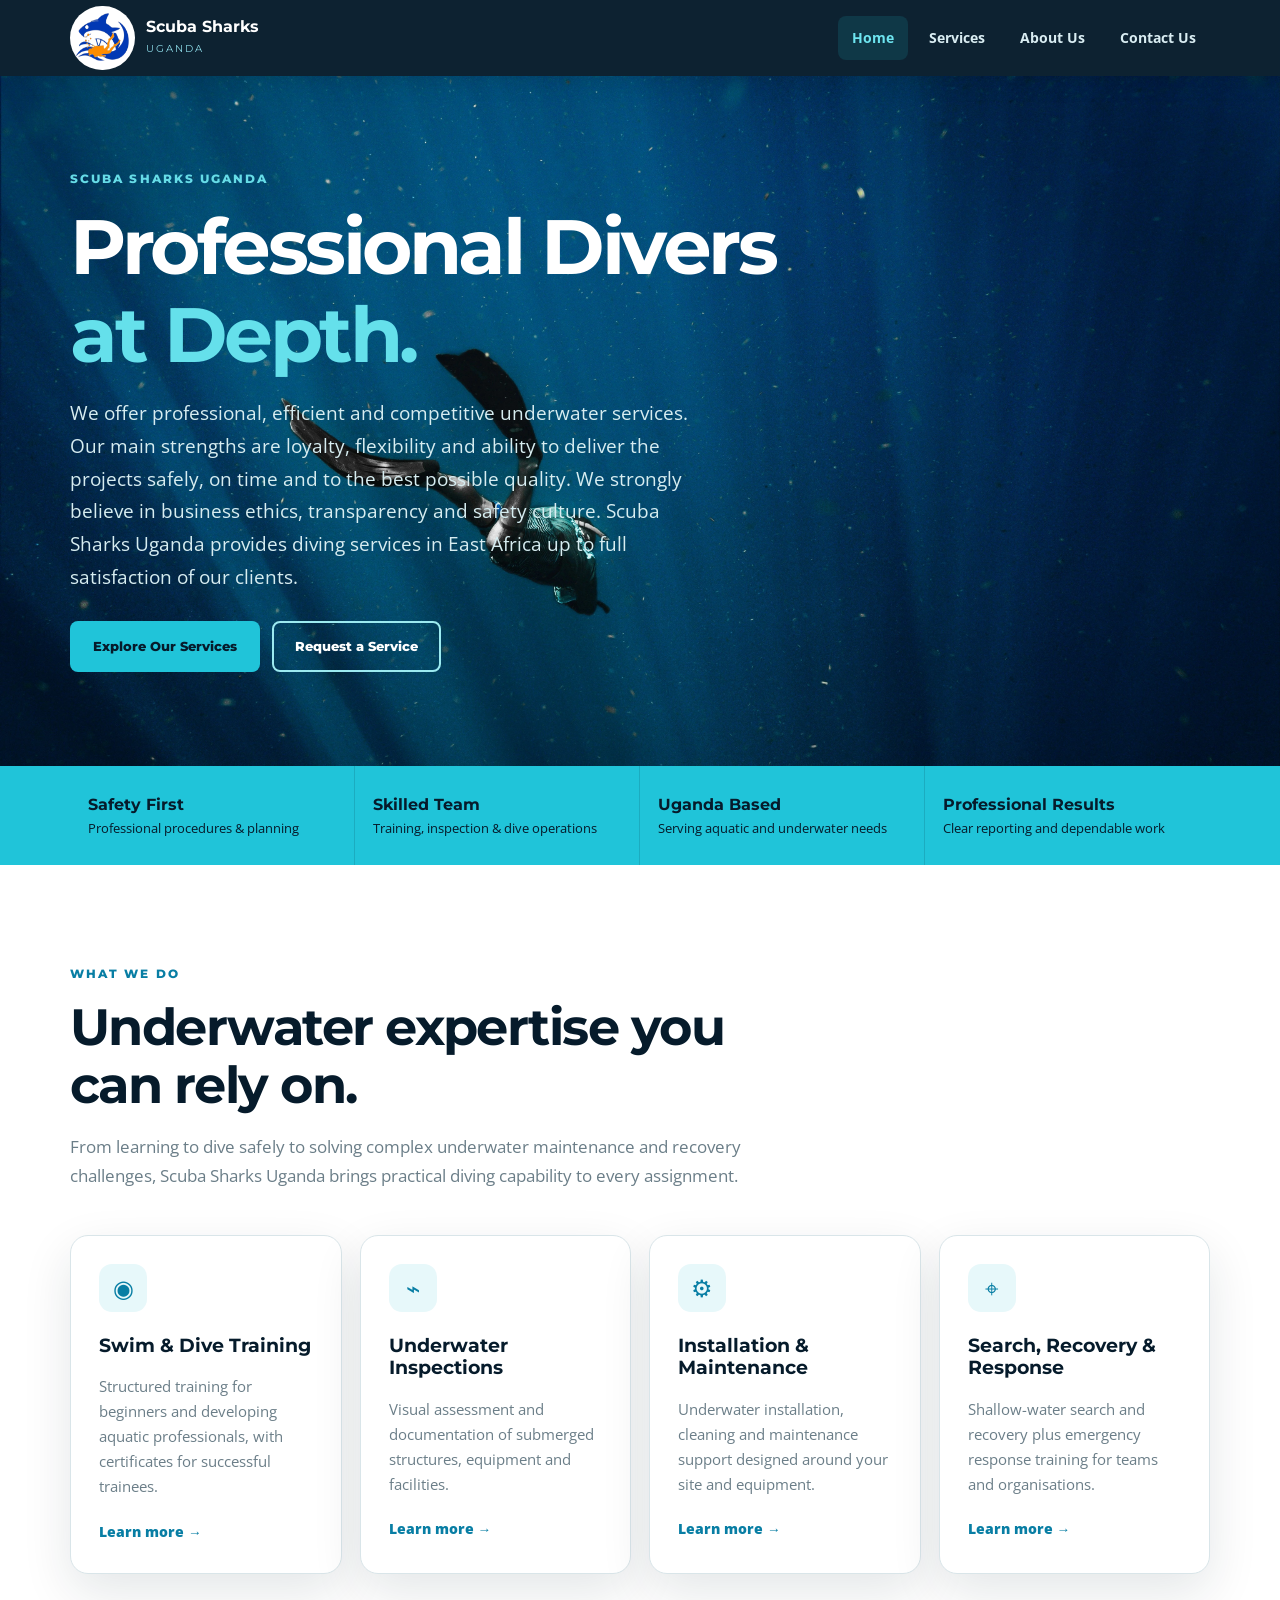
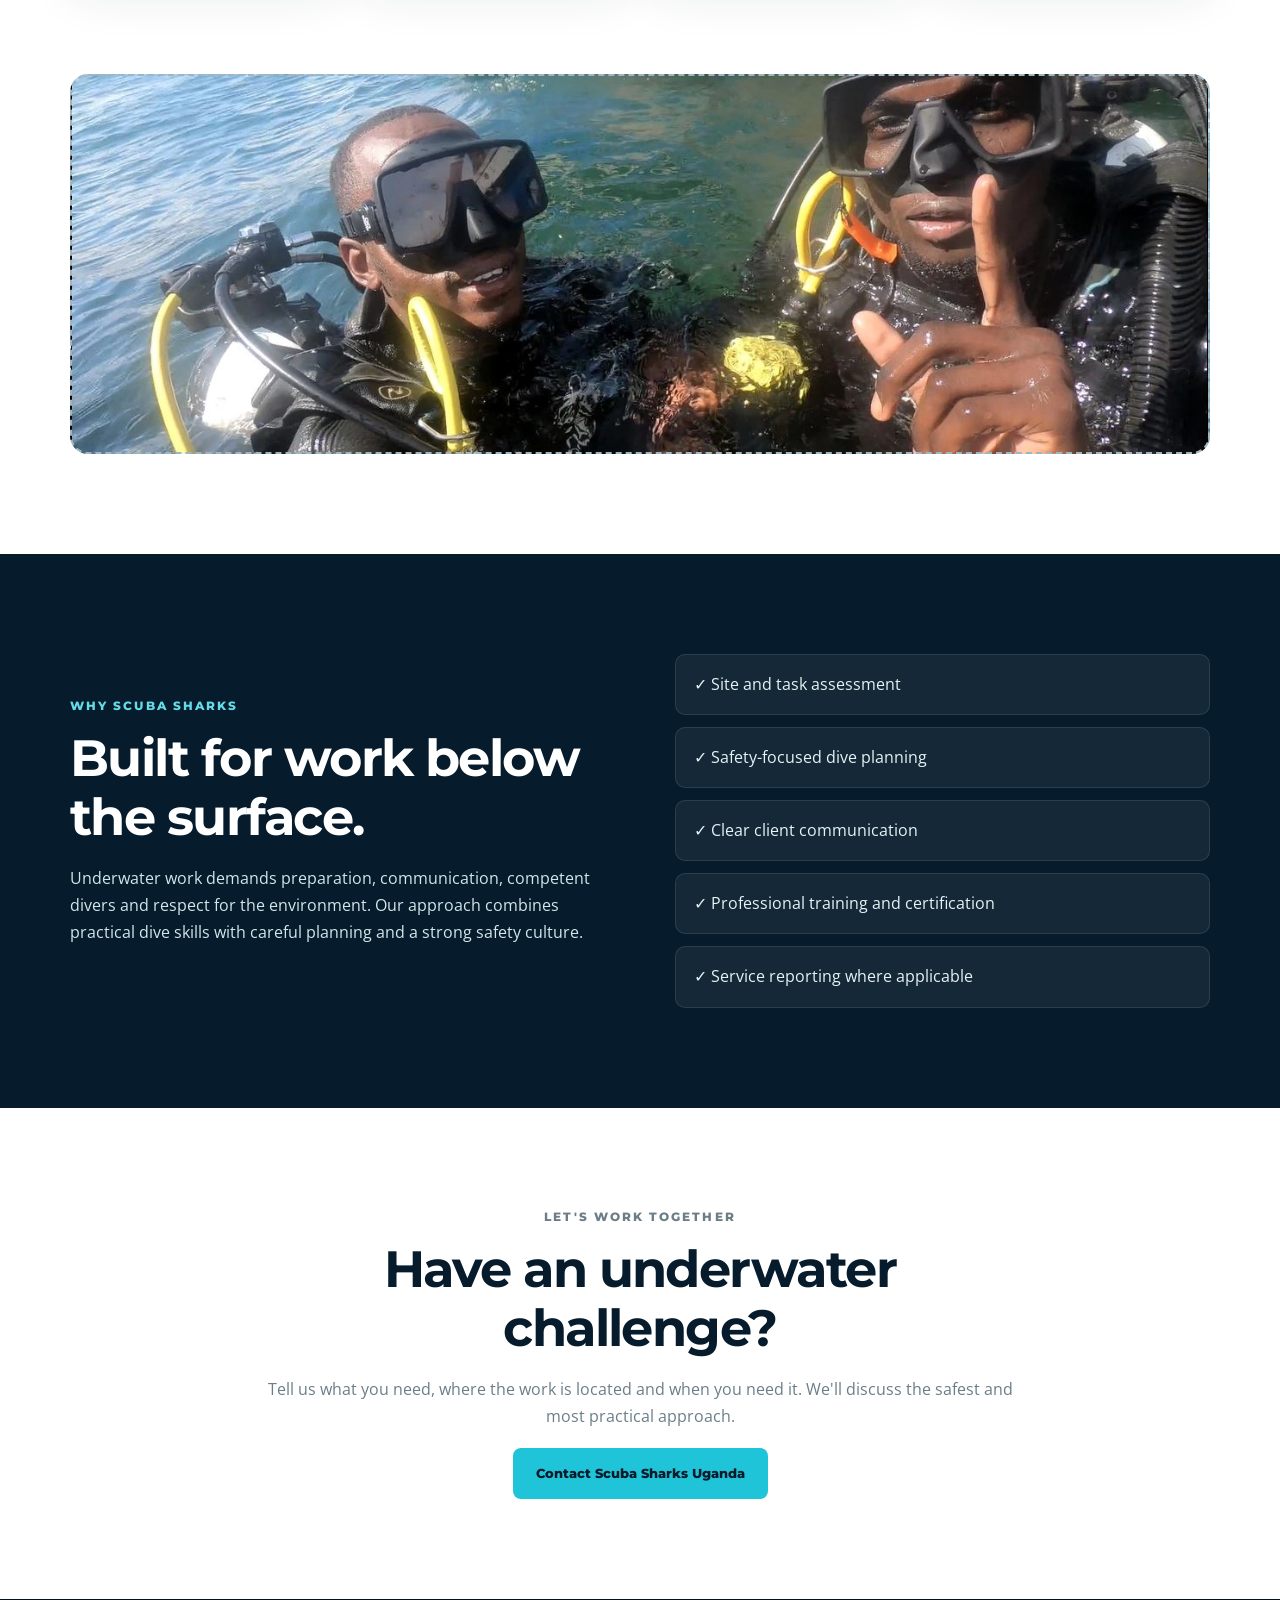
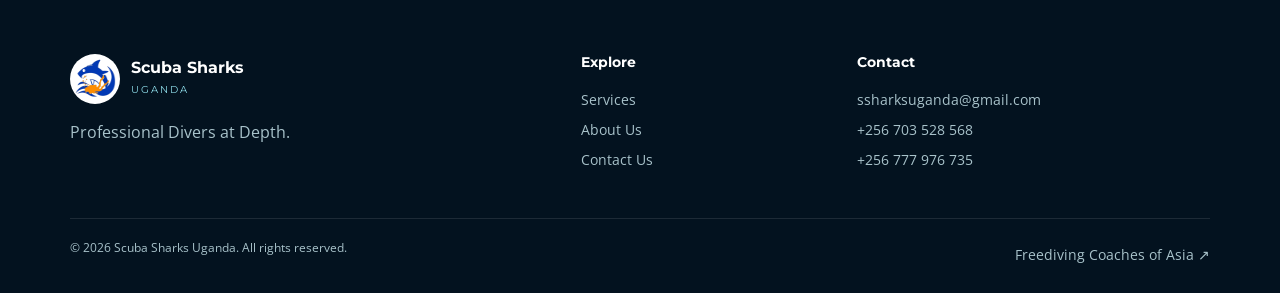
<file: index.html>
<!DOCTYPE html>
<html lang="en">
<head>
  <meta charset="UTF-8">
  <meta name="viewport" content="width=device-width, initial-scale=1.0">
  
  <!-- Primary Meta Tags -->
  <meta name="keywords" content="scuba diving Uganda, dive center Uganda, scuba sharks, diving courses Kampala, Lake Victoria diving">
  <meta name="description" content="Scuba Sharks Uganda — professional divers at depth. Diving and swimming training, underwater inspections, installations, cleaning, maintenance, search and recovery, and emergency response training in Uganda.">
  <title>Scuba Sharks Uganda | Professional Divers at Depth</title>
  <meta name="author" content="nkwangaozilronie@gmail.com">
  <meta name="msvalidate.01" content="404E6C724D2953C1C0E4D126359EFDBD" />

  <!-- Open Graph / Social Media Meta Tags -->
  <meta property="og:type" content="website">
  <meta property="og:title" content="Scuba Sharks Uganda | Professional Divers & Courses">
  <meta property="og:description" content="Diving and swimming training, underwater inspections, installations, cleaning, maintenance, search and recovery, and emergency response training in Uganda.">
  <meta property="og:image" content="https://www.scubasharksug.com/images/ssu_logo_001.webp">
  
  <link rel="preconnect" href="https://fonts.googleapis.com">
  <link rel="preconnect" href="https://fonts.gstatic.com" crossorigin>
  <link href="https://fonts.googleapis.com/css2?family=Montserrat:wght@500;600;700;800&family=Open+Sans:wght@400;600;700&display=swap" rel="stylesheet">
  <link rel="stylesheet" href="css/style.css">
  <link rel="canonical" href="https://www.scubasharksug.com/">
  <link rel="icon" type="image/png" href="favicon.png">
  <script type="application/ld+json">
{
  "@context": "https://schema.org",
  "@type": "SportsActivityLocation",
  "name": "Scuba Sharks Uganda",
  "image": "https://www.scubasharksug.com/images/ssu_logo_001.webp",
  "@id": "",
  "url": "https://www.scubasharksug.com/",
  "telephone": "+256-771898389",
  "email": "ssharksuganda@gmail.com",
  "address": {
    "@type": "PostalAddress",
    "streetAddress": "Butembe Nyenga",
    "addressLocality": "Buikwe District",
    "addressRegion": "Central Region",
    "postalCode": "00000",
    "addressCountry": "UG"
  },
  "geo": {
    "@type": "GeoCoordinates",
    "latitude": 0.3476,
    "longitude": 32.5825
  },
  "openingHoursSpecification": {
    "@type": "OpeningHoursSpecification",
    "dayOfWeek": [
      "Monday",
      "Tuesday",
      "Wednesday",
      "Thursday",
      "Friday",
      "Saturday",
      "Sunday"
    ],
    "opens": "08:00",
    "closes": "18:00"
  },
  "sameAs": [
    "https://github.com/TrunksB/scubasharks-v1.1"
  ]
}
</script>
</head>
<body>
<header class="site-header">
  <nav class="nav container">
    <a class="brand" href="index.html" aria-label="Scuba Sharks Uganda home">
      <span class="brand-mark" style="height: 4.5em; width: 4.5em; background: white;"><img src="images/ssu_logo_001.webp" alt="SSU Logo" width="54.3em" height="54.3em"/></span>
      <span><strong>Scuba Sharks</strong><small>UGANDA</small></span>
    </a>
    <button class="nav-toggle" aria-label="Open menu">☰</button>
    <div class="nav-links">
      <a class="active" href="index.html">Home</a>
      <a href="services.html">Services</a>
      <a href="about.html">About Us</a>
      <a href="contact.html">Contact Us</a>
    </div>
  </nav>
</header>

<main>
  <section class="hero" style="background-image: url(images/ssu004.webp); background-size: cover;">
    <div class="hero-overlay"></div>
    <div class="container hero-content">
      <p class="eyebrow">SCUBA SHARKS UGANDA</p>
      <h1>Professional Divers<br><span>at Depth.</span></h1>
      <p class="hero-text">We offer professional, efficient and competitive underwater services. Our main strengths are loyalty,
         flexibility and ability to deliver the projects safely, on time and to the best possible quality. 
        We strongly believe in business ethics, transparency and safety culture.
         Scuba Sharks Uganda provides diving services in East Africa up to full satisfaction of our clients.</p>
      <div class="hero-actions">
        <a class="btn btn-primary" href="services.html">Explore Our Services</a>
        <a class="btn btn-outline" href="contact.html">Request a Service</a>
      </div>
    </div>
  </section>

  <section class="trust-strip">
    <div class="container trust-grid">
      <div><strong>Safety First</strong><span>Professional procedures &amp; planning</span></div>
      <div><strong>Skilled Team</strong><span>Training, inspection &amp; dive operations</span></div>
      <div><strong>Uganda Based</strong><span>Serving aquatic and underwater needs</span></div>
      <div><strong>Professional Results</strong><span>Clear reporting and dependable work</span></div>
    </div>
  </section>

  <section class="section container">
    <div class="section-heading">
      <p class="eyebrow">WHAT WE DO</p>
      <h2>Underwater expertise you can rely on.</h2>
      <p>From learning to dive safely to solving complex underwater maintenance and recovery challenges, Scuba Sharks Uganda brings practical diving capability to every assignment.</p>
    </div>

    <div class="cards service-preview">
      <article class="card">
        <div class="icon">◉</div>
        <h3>Swim &amp; Dive Training</h3>
        <p>Structured training for beginners and developing aquatic professionals, with certificates for successful trainees.</p>
        <a href="services.html#training">Learn more →</a>
      </article>
      <article class="card">
        <div class="icon">⌁</div>
        <h3>Underwater Inspections</h3>
        <p>Visual assessment and documentation of submerged structures, equipment and facilities.</p>
        <a href="services.html#inspection">Learn more →</a>
      </article>
      <article class="card">
        <div class="icon">⚙</div>
        <h3>Installation &amp; Maintenance</h3>
        <p>Underwater installation, cleaning and maintenance support designed around your site and equipment.</p>
        <a href="services.html#installation">Learn more →</a>
      </article>
      <article class="card">
        <div class="icon">⌖</div>
        <h3>Search, Recovery &amp; Response</h3>
        <p>Shallow-water search and recovery plus emergency response training for teams and organisations.</p>
        <a href="services.html#recovery">Learn more →</a>
      </article>
    </div>
  </section>

  <section class="image-band container">
    <div class="photo-placeholder" style="background-image: url(images/ssu002.webp); background-position: center; background-size: cover;"></div>
  </section>

  <section class="section section-dark">
    <div class="container two-col">
      <div>
        <p class="eyebrow">WHY SCUBA SHARKS</p>
        <h2>Built for work below the surface.</h2>
        <p>Underwater work demands preparation, communication, competent divers and respect for the environment. Our approach combines practical dive skills with careful planning and a strong safety culture.</p>
      </div>
      <div class="check-list">
        <div>✓ Site and task assessment</div>
        <div>✓ Safety-focused dive planning</div>
        <div>✓ Clear client communication</div>
        <div>✓ Professional training and certification</div>
        <div>✓ Service reporting where applicable</div>
      </div>
    </div>
  </section>

  <section class="section container cta">
    <p class="eyebrow">LET'S WORK TOGETHER</p>
    <h2>Have an underwater challenge?</h2>
    <p>Tell us what you need, where the work is located and when you need it. We'll discuss the safest and most practical approach.</p>
    <a class="btn btn-primary" href="contact.html">Contact Scuba Sharks Uganda</a>
  </section>
</main>

<footer class="footer">
  <div class="container footer-grid">
    <div><a class="brand footer-brand" href="index.html"><span class="brand-mark" style="height: 3.5em; width: 3.5em; background: white;"><img src="images/ssu_logo_001.webp" alt="SSU Logo" width="41.3em" height="41.3em"/></span><span><strong>Scuba Sharks</strong><small>UGANDA</small></span></a><p>Professional Divers at Depth.</p></div>
    <div><h4>Explore</h4><a href="services.html">Services</a><a href="about.html">About Us</a><a href="contact.html">Contact Us</a></div>
    <div><h4>Contact</h4><a href="mailto:ssharksuganda@gmail.com">ssharksuganda@gmail.com</a><a href="tel:+256703528568">+256 703 528 568</a><a href="tel:+256777976735">+256 777 976 735</a></div>
  </div>
  <div class="footer-bottom container"><span>© 2026 Scuba Sharks Uganda. All rights reserved.</span><a href="https://www.fcoa.online" target="_blank" rel="noopener">Freediving Coaches of Asia ↗</a></div>
</footer>
<script src="js/script.js"></script>
</body>
</html>
</file>
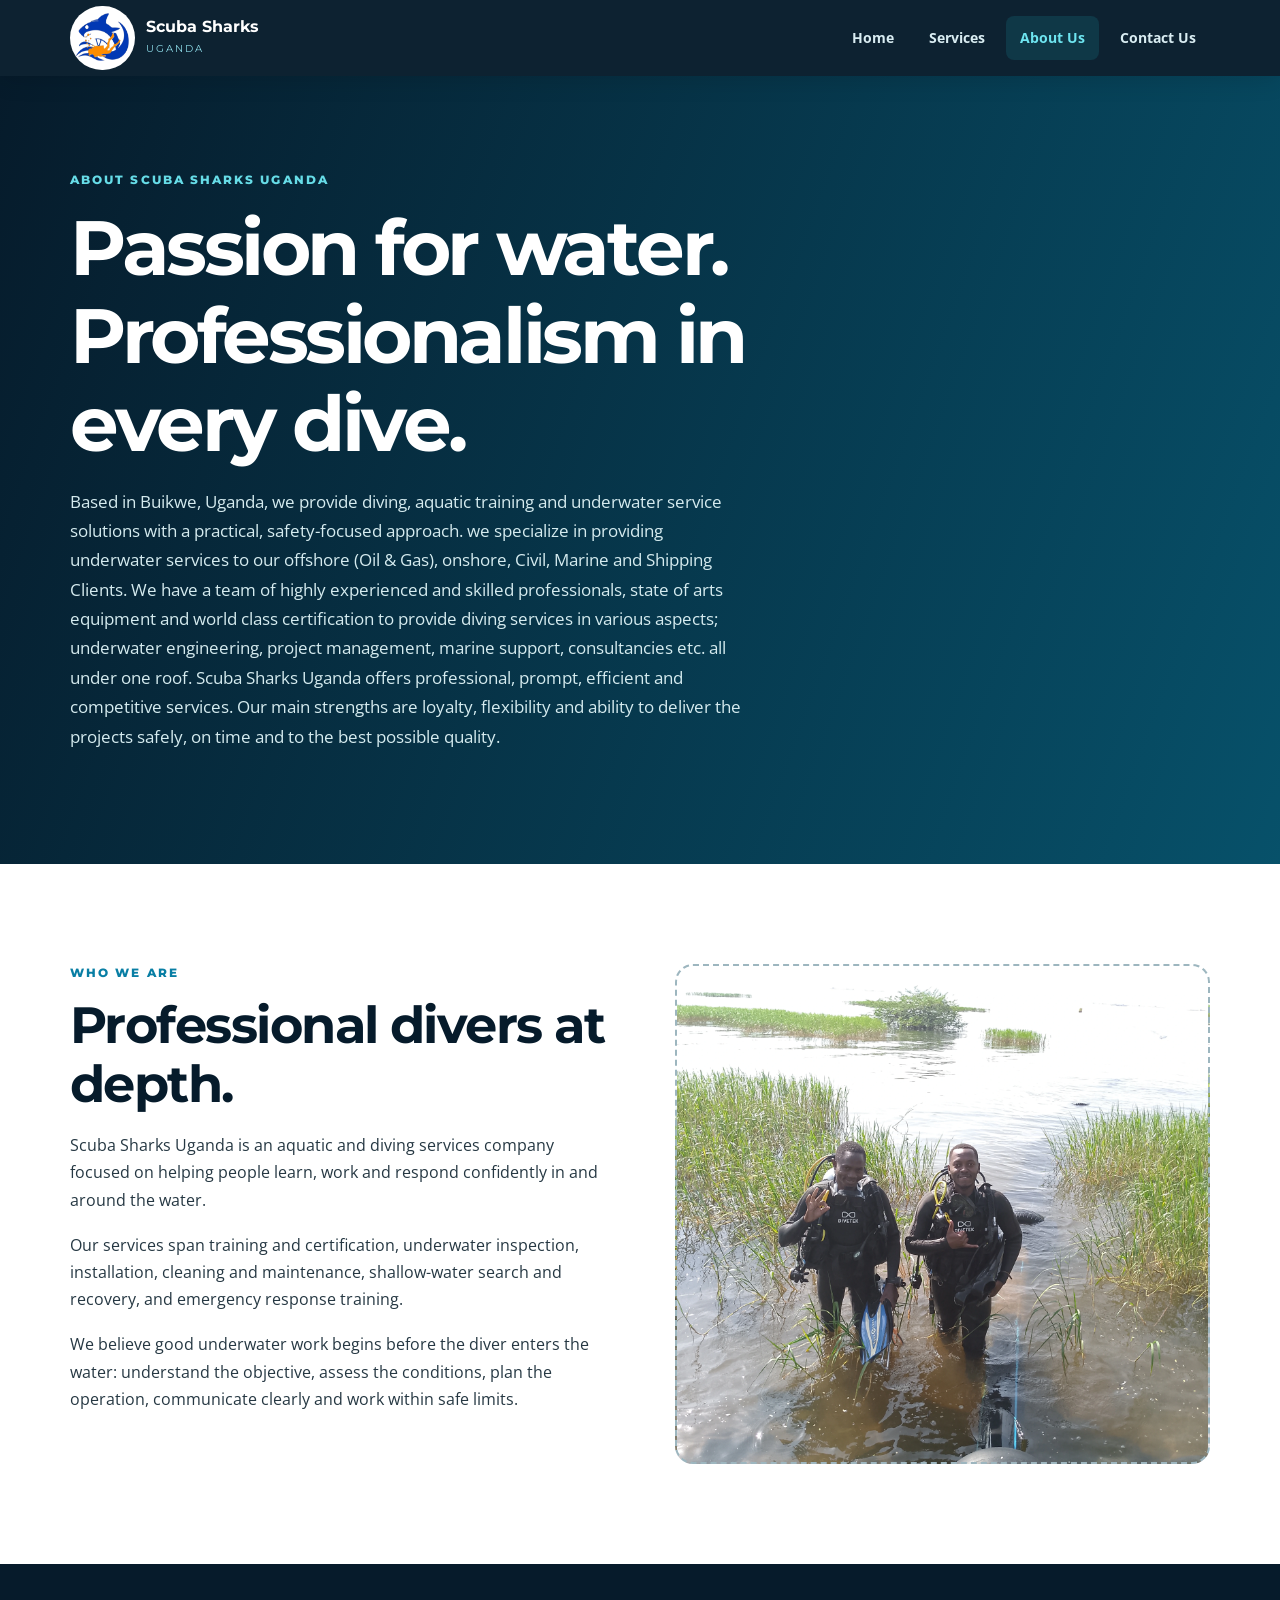
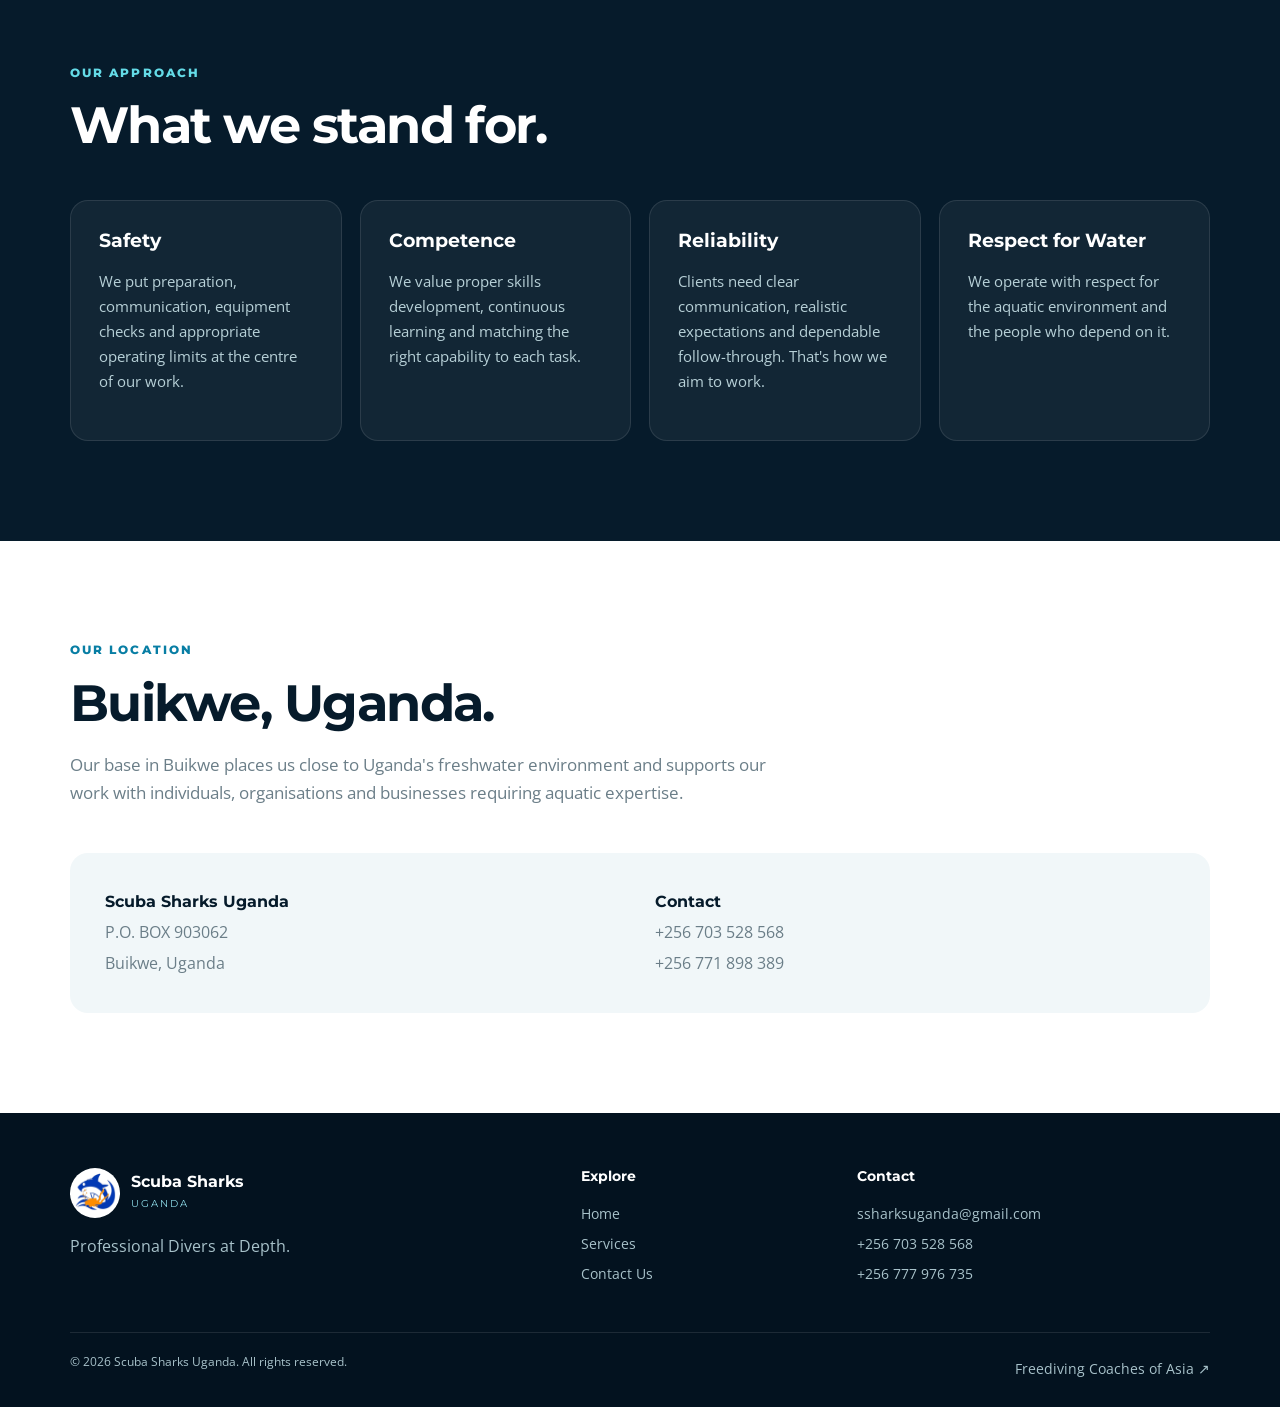
<file: about.html>
<!DOCTYPE html>
<html lang="en">
<head>
  <meta charset="UTF-8"><meta name="viewport" content="width=device-width, initial-scale=1.0">
 
  <!-- Primary Meta Tags -->
  <title>About Us | Scuba Sharks Uganda</title>
  <meta name="description" content="About Scuba Sharks Uganda, a diving and aquatics services company based in Buikwe, Uganda.">
  <meta name="keywords" content="scuba, diving, swimming, diving Uganda, dive center Uganda, scuba sharks, diving courses Kampala, Lake Victoria diving">
  <meta name="author" content="nkwangaozilronie@gmail.com">

  <!-- Open Graph / Social Media Meta Tags -->
  <meta property="og:type" content="website">
  <meta property="og:title" content="About Us | Scuba Sharks Uganda">
  <meta property="og:description" content="Diving and swimming training, underwater inspections, installations, cleaning, maintenance, search and recovery, and emergency response training in Uganda.">
  <meta property="og:image" content="https://www.scubasharksug.com/images/ssu_logo_001.webp">
  
  <link rel="canonical" href="https://www.scubasharksug.com/about.html">
  <link rel="preconnect" href="https://fonts.googleapis.com"><link rel="preconnect" href="https://fonts.gstatic.com" crossorigin>
  <link href="https://fonts.googleapis.com/css2?family=Montserrat:wght@500;600;700;800&family=Open+Sans:wght@400;600;700&display=swap" rel="stylesheet">
  <link rel="stylesheet" href="css/style.css">
  <link rel="icon" type="image/png" href="favicon.png">
</head>
<body>
<header class="site-header"><nav class="nav container"><a class="brand" href="index.html"><span class="brand-mark" style="height: 4.5em; width: 4.5em; background: white;"><img src="images/ssu_logo_001.webp" alt="SSU Logo" width="54.3em" height="54.3em"/></span><span><strong>Scuba Sharks</strong><small>UGANDA</small></span></a><button class="nav-toggle" aria-label="Open menu">☰</button><div class="nav-links"><a href="index.html">Home</a><a href="services.html">Services</a><a class="active" href="about.html">About Us</a><a href="contact.html">Contact Us</a></div></nav></header>

<main>
<section class="page-hero"><div class="container"><p class="eyebrow">ABOUT SCUBA SHARKS UGANDA</p><h1>Passion for water.<br>Professionalism in every dive.</h1><p>Based in Buikwe, Uganda, we provide diving, aquatic training and underwater service solutions with a practical, safety-focused approach. 
  we specialize in providing underwater services to our offshore (Oil & Gas), onshore, Civil, Marine and Shipping Clients. We have a team of highly experienced and skilled professionals, state of arts equipment and world class 
      certification to provide diving services in various aspects; underwater engineering, project management, marine support, consultancies etc. all under one roof. Scuba Sharks Uganda offers professional, prompt, efficient and competitive 
      services. Our main strengths are loyalty, flexibility and ability to deliver the projects safely, on time and to the best possible quality. 
</p></div></section>

<section class="section container">
  <div class="two-col about-intro">
    <div><p class="eyebrow">WHO WE ARE</p><h2>Professional divers at depth.</h2><p>Scuba Sharks Uganda is an aquatic and diving services company focused on helping people learn, work and respond confidently in and around the water.
    </p><p>Our services span training and certification, underwater inspection, installation, cleaning and maintenance, shallow-water search and recovery, and emergency response training.</p><p>We believe good underwater work begins before the diver enters the water: understand the objective, assess the conditions, plan the operation, communicate clearly and work within safe limits.</p></div>
    <div class="photo-placeholder tall" style="background-image: url(images/ssu003.webp); background-position: center; background-size: cover;"></div>
  </div>
</section>

<section class="section section-dark">
  <div class="container">
    <div class="section-heading"><p class="eyebrow">OUR APPROACH</p><h2>What we stand for.</h2></div>
    <div class="cards values">
      <article class="card dark-card"><h3>Safety</h3><p>We put preparation, communication, equipment checks and appropriate operating limits at the centre of our work.</p></article>
      <article class="card dark-card"><h3>Competence</h3><p>We value proper skills development, continuous learning and matching the right capability to each task.</p></article>
      <article class="card dark-card"><h3>Reliability</h3><p>Clients need clear communication, realistic expectations and dependable follow-through. That's how we aim to work.</p></article>
      <article class="card dark-card"><h3>Respect for Water</h3><p>We operate with respect for the aquatic environment and the people who depend on it.</p></article>
    </div>
  </div>
</section>

<section class="section container">
  <div class="section-heading"><p class="eyebrow">OUR LOCATION</p><h2>Buikwe, Uganda.</h2><p>Our base in Buikwe places us close to Uganda's freshwater environment and supports our work with individuals, organisations and businesses requiring aquatic expertise.</p></div>
  <div class="location-card"><div><strong>Scuba Sharks Uganda</strong><span>P.O. BOX 903062</span><span>Buikwe, Uganda</span></div><div><strong>Contact</strong><span>+256 703 528 568</span><span>+256 771 898 389</span></div></div>
</section>
</main>

<footer class="footer"><div class="container footer-grid"><div><a class="brand footer-brand" href="index.html"><span class="brand-mark"  style="height: 3.5em; width: 3.5em; background: white;"><img src="images/ssu_logo_001.webp" alt="SSU Logo" width="41.3em" height="41.3em"/></span><span><strong>Scuba Sharks</strong><small>UGANDA</small></span></a><p>Professional Divers at Depth.</p></div><div><h4>Explore</h4><a href="index.html">Home</a><a href="services.html">Services</a><a href="contact.html">Contact Us</a></div><div><h4>Contact</h4><a href="mailto:ssharksuganda@gmail.com">ssharksuganda@gmail.com</a><a href="tel:+256703528568">+256 703 528 568</a><a href="tel:+256777976735">+256 777 976 735</a></div></div><div class="footer-bottom container"><span>© 2026 Scuba Sharks Uganda. All rights reserved.</span><a href="https://www.fcoa.online" target="_blank" rel="noopener">Freediving Coaches of Asia ↗</a></div></footer>
<script src="js/script.js"></script>
</body>
</html>
</file>
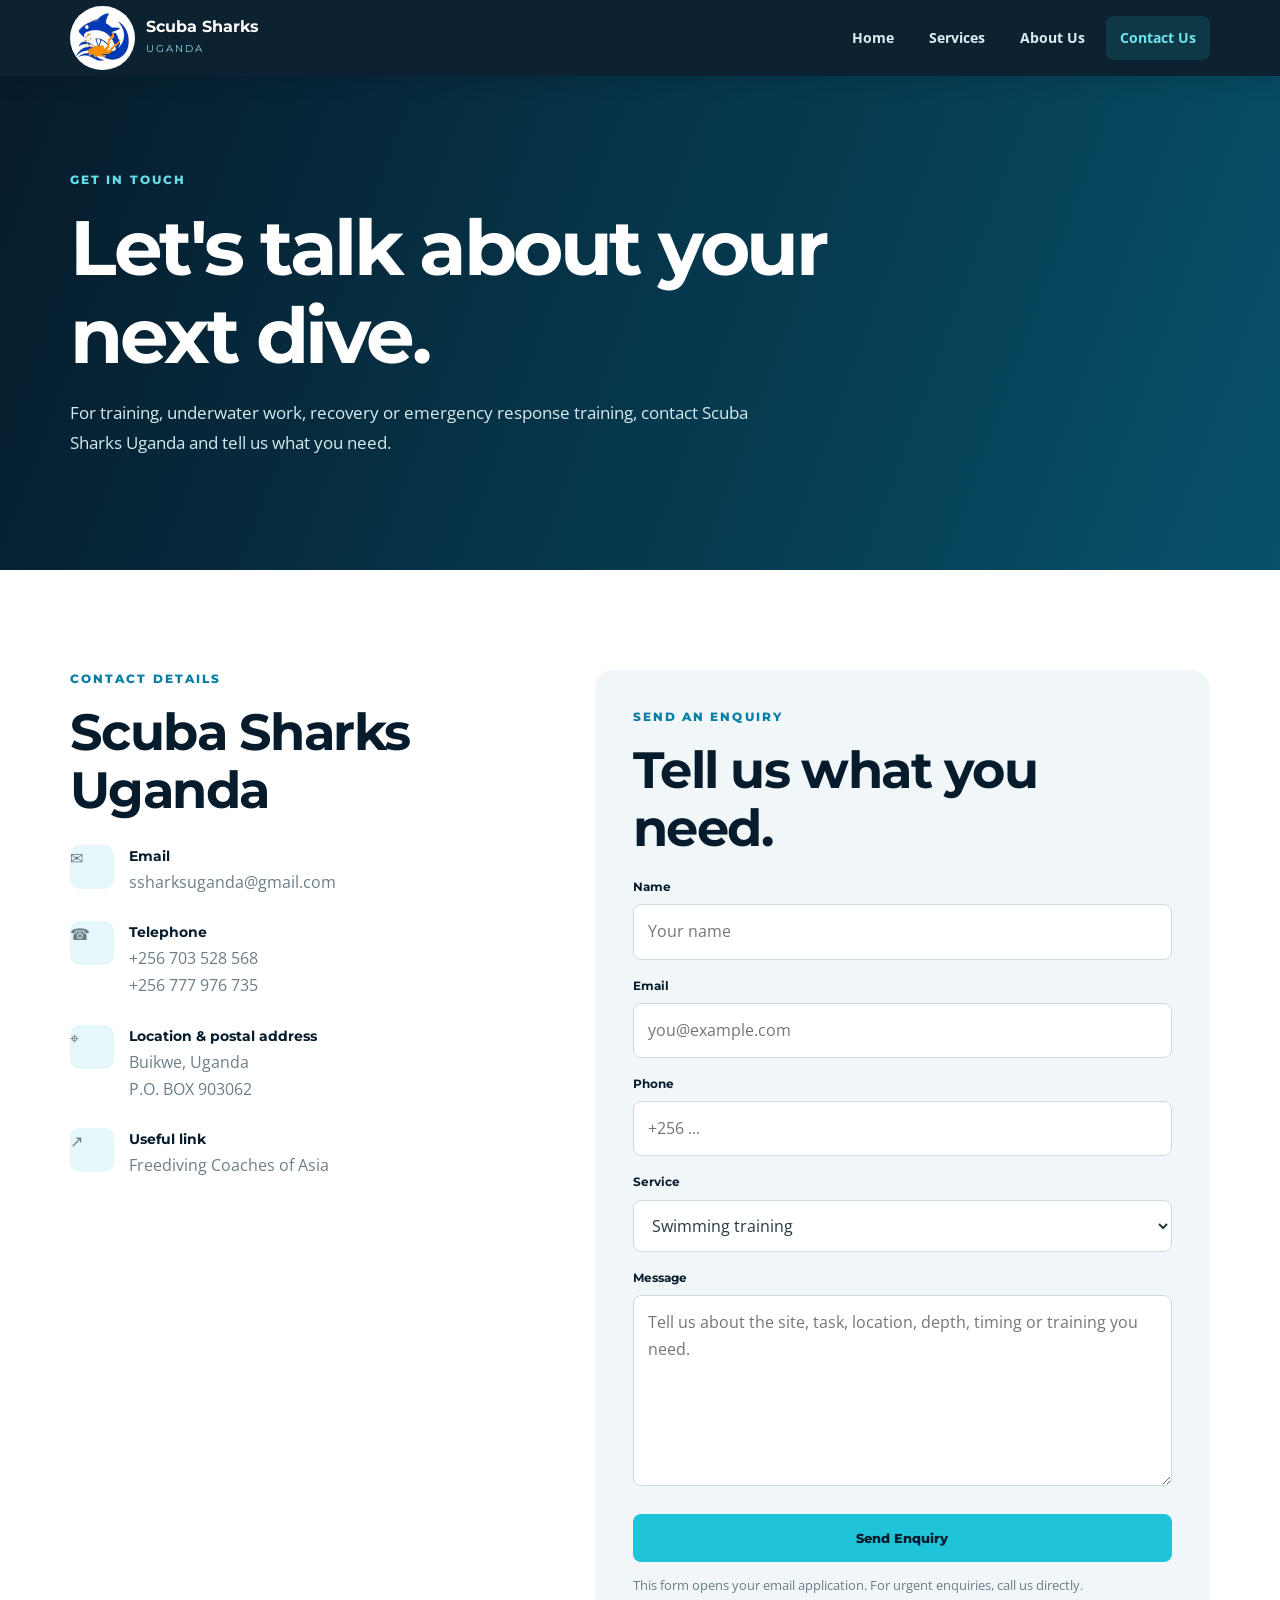
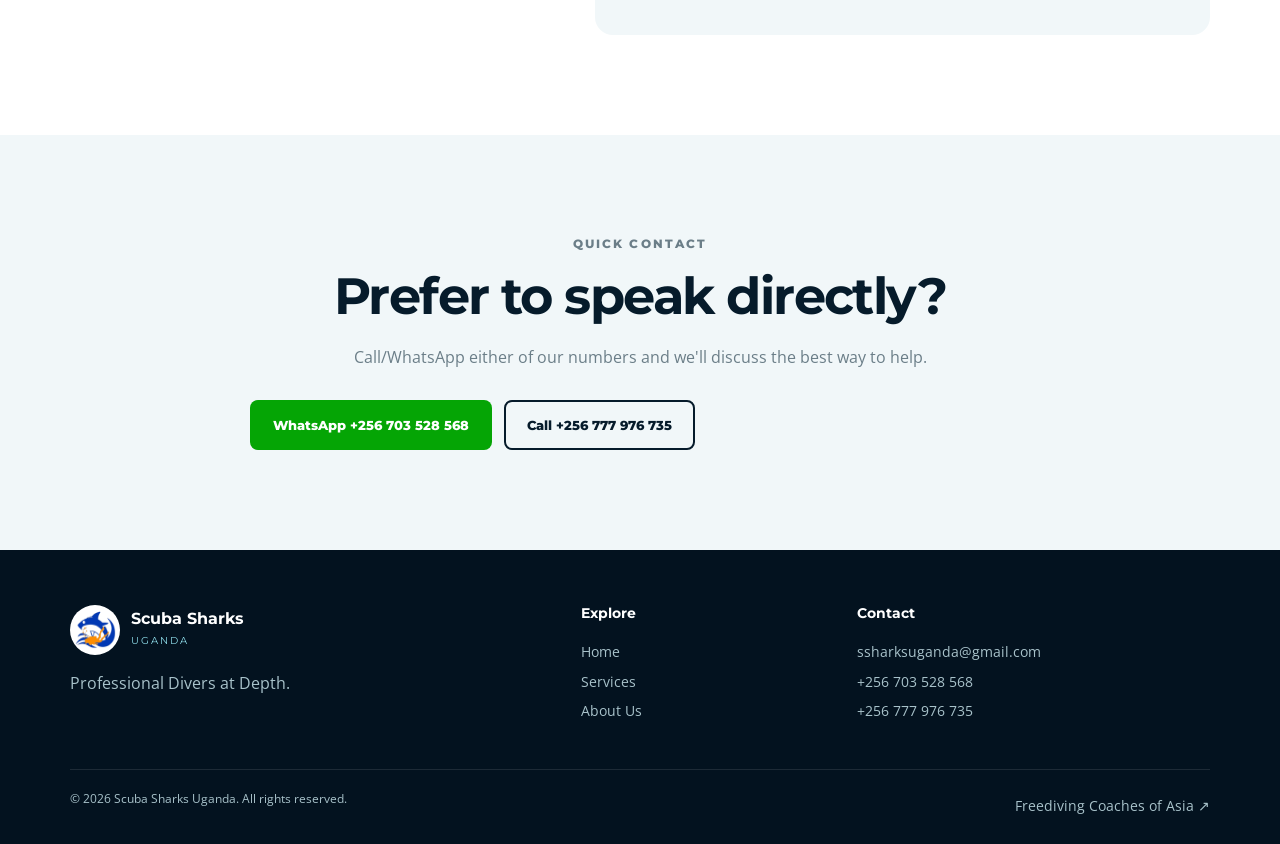
<file: contact.html>
<!DOCTYPE html>
<html lang="en">
<head>
  <meta charset="UTF-8"><meta name="viewport" content="width=device-width, initial-scale=1.0">

  <!-- Primary meta tags -->
  <title>Contact Us | Scuba Sharks Uganda</title>
  <meta name="description" content="Contact Scuba Sharks Uganda in Buikwe for diving training, swimming training and underwater services.">
  <meta name="keywords" content="scuba, diving, swimming, diving Uganda, dive center Uganda, scuba sharks, diving courses Kampala, Lake Victoria diving">
  <meta name="author" content="nkwangaozilronie@gmail.com">

  <!-- Open Graph / Social Media Meta Tags -->
  <meta property="og:type" content="website">
  <meta property="og:title" content="Contact Us | Scuba Sharks Uganda">
  <meta property="og:description" content="Diving and swimming training, underwater inspections, installations, cleaning, maintenance, search and recovery, and emergency response training in Uganda.">
  <meta property="og:image" content="https://www.scubasharksug.com/images/ssu_logo_001.webp">

  <link rel="canonical" href="https://www.scubasharksug.com/contact.html">
  <link rel="preconnect" href="https://fonts.googleapis.com"><link rel="preconnect" href="https://fonts.gstatic.com" crossorigin>
  <link href="https://fonts.googleapis.com/css2?family=Montserrat:wght@500;600;700;800&family=Open+Sans:wght@400;600;700&display=swap" rel="stylesheet">
  <link rel="stylesheet" href="css/style.css">
  <link rel="icon" type="image/png" href="favicon.png">
</head>
<body>
<header class="site-header"><nav class="nav container"><a class="brand" href="index.html"><span class="brand-mark" style="height: 4.5em; width: 4.5em; background: white;"><img src="images/ssu_logo_001.webp" alt="SSU Logo" width="54.3em" height="54.3em"/></span><span><strong>Scuba Sharks</strong><small>UGANDA</small></span></a><button class="nav-toggle" aria-label="Open menu">☰</button><div class="nav-links"><a href="index.html">Home</a><a href="services.html">Services</a><a href="about.html">About Us</a><a class="active" href="contact.html">Contact Us</a></div></nav></header>

<main>
<section class="page-hero"><div class="container"><p class="eyebrow">GET IN TOUCH</p><h1>Let's talk about your next dive.</h1><p>For training, underwater work, recovery or emergency response training, contact Scuba Sharks Uganda and tell us what you need.</p></div></section>

<section class="section container">
  <div class="contact-grid">
    <div class="contact-info">
      <p class="eyebrow">CONTACT DETAILS</p>
      <h2>Scuba Sharks Uganda</h2>
      <div class="contact-item"><span class="contact-icon">✉</span><div><strong>Email</strong><a href="mailto:ssharksuganda@gmail.com">ssharksuganda@gmail.com</a></div></div>
      <div class="contact-item"><span class="contact-icon">☎</span><div><strong>Telephone</strong><a href="tel:+256703528568">+256 703 528 568</a><a href="tel:+256777976735">+256 777 976 735</a></div></div>
      <div class="contact-item"><span class="contact-icon">⌖</span><div><strong>Location &amp; postal address</strong><span>Buikwe, Uganda</span><span>P.O. BOX 903062</span></div></div>
      <div class="contact-item"><span class="contact-icon">↗</span><div><strong>Useful link</strong><a href="https://www.fcoa.online" target="_blank" rel="noopener">Freediving Coaches of Asia</a></div></div>
    </div>

    <form class="contact-form" action="mailto:ssharksuganda@gmail.com" method="post" enctype="text/plain">
      <p class="eyebrow">SEND AN ENQUIRY</p>
      <h2>Tell us what you need.</h2>
      <label for="name">Name</label><input id="name" name="Name" type="text" placeholder="Your name" required>
      <label for="email">Email</label><input id="email" name="Email" type="email" placeholder="you@example.com" required>
      <label for="phone">Phone</label><input id="phone" name="Phone" type="tel" placeholder="+256 ...">
      <label for="service">Service</label><select id="service" name="Service"><option>Swimming training</option><option>Diving training</option><option>Underwater inspection</option><option>Underwater installation</option><option>Underwater cleaning & maintenance</option><option>Shallow-water search & recovery</option><option>Emergency response training</option><option>Other</option></select>
      <label for="message">Message</label><textarea id="message" name="Message" rows="6" placeholder="Tell us about the site, task, location, depth, timing or training you need." required></textarea>
      <button class="btn btn-primary" type="submit">Send Enquiry</button>
      <small class="form-note">This form opens your email application. For urgent enquiries, call us directly.</small>
    </form>
  </div>
</section>

<section class="section section-light">
  <div class="container cta">
    <p class="eyebrow">QUICK CONTACT</p>
    <h2>Prefer to speak directly?</h2>
    <p>Call/WhatsApp either of our numbers and we'll discuss the best way to help.</p>
    <div class="hero-actions"><a class="btn btn-dark" style="background-color: rgb(5, 165, 5);" href="https://wa.me/256703528568">WhatsApp +256 703 528 568</a><a class="btn btn-outline-dark" href="tel:+256777976735">Call +256 777 976 735</a></div>
  </div>
</section>
</main>

<footer class="footer"><div class="container footer-grid"><div><a class="brand footer-brand" href="index.html"><span class="brand-mark" style="height: 3.5em; width: 3.5em; background: white;"><img src="images/ssu_logo_001.webp" alt="SSU Logo" width="41.3em" height="41.3em"/></span><span><strong>Scuba Sharks</strong><small>UGANDA</small></span></a><p>Professional Divers at Depth.</p></div><div><h4>Explore</h4><a href="index.html">Home</a><a href="services.html">Services</a><a href="about.html">About Us</a></div><div><h4>Contact</h4><a href="mailto:ssharksuganda@gmail.com">ssharksuganda@gmail.com</a><a href="tel:+256703528568">+256 703 528 568</a><a href="tel:+256777976735">+256 777 976 735</a></div></div><div class="footer-bottom container"><span>© 2026 Scuba Sharks Uganda. All rights reserved.</span><a href="https://www.fcoa.online" target="_blank" rel="noopener">Freediving Coaches of Asia ↗</a></div></footer>
<script src="js/script.js"></script>
</body>
</html>
</file>
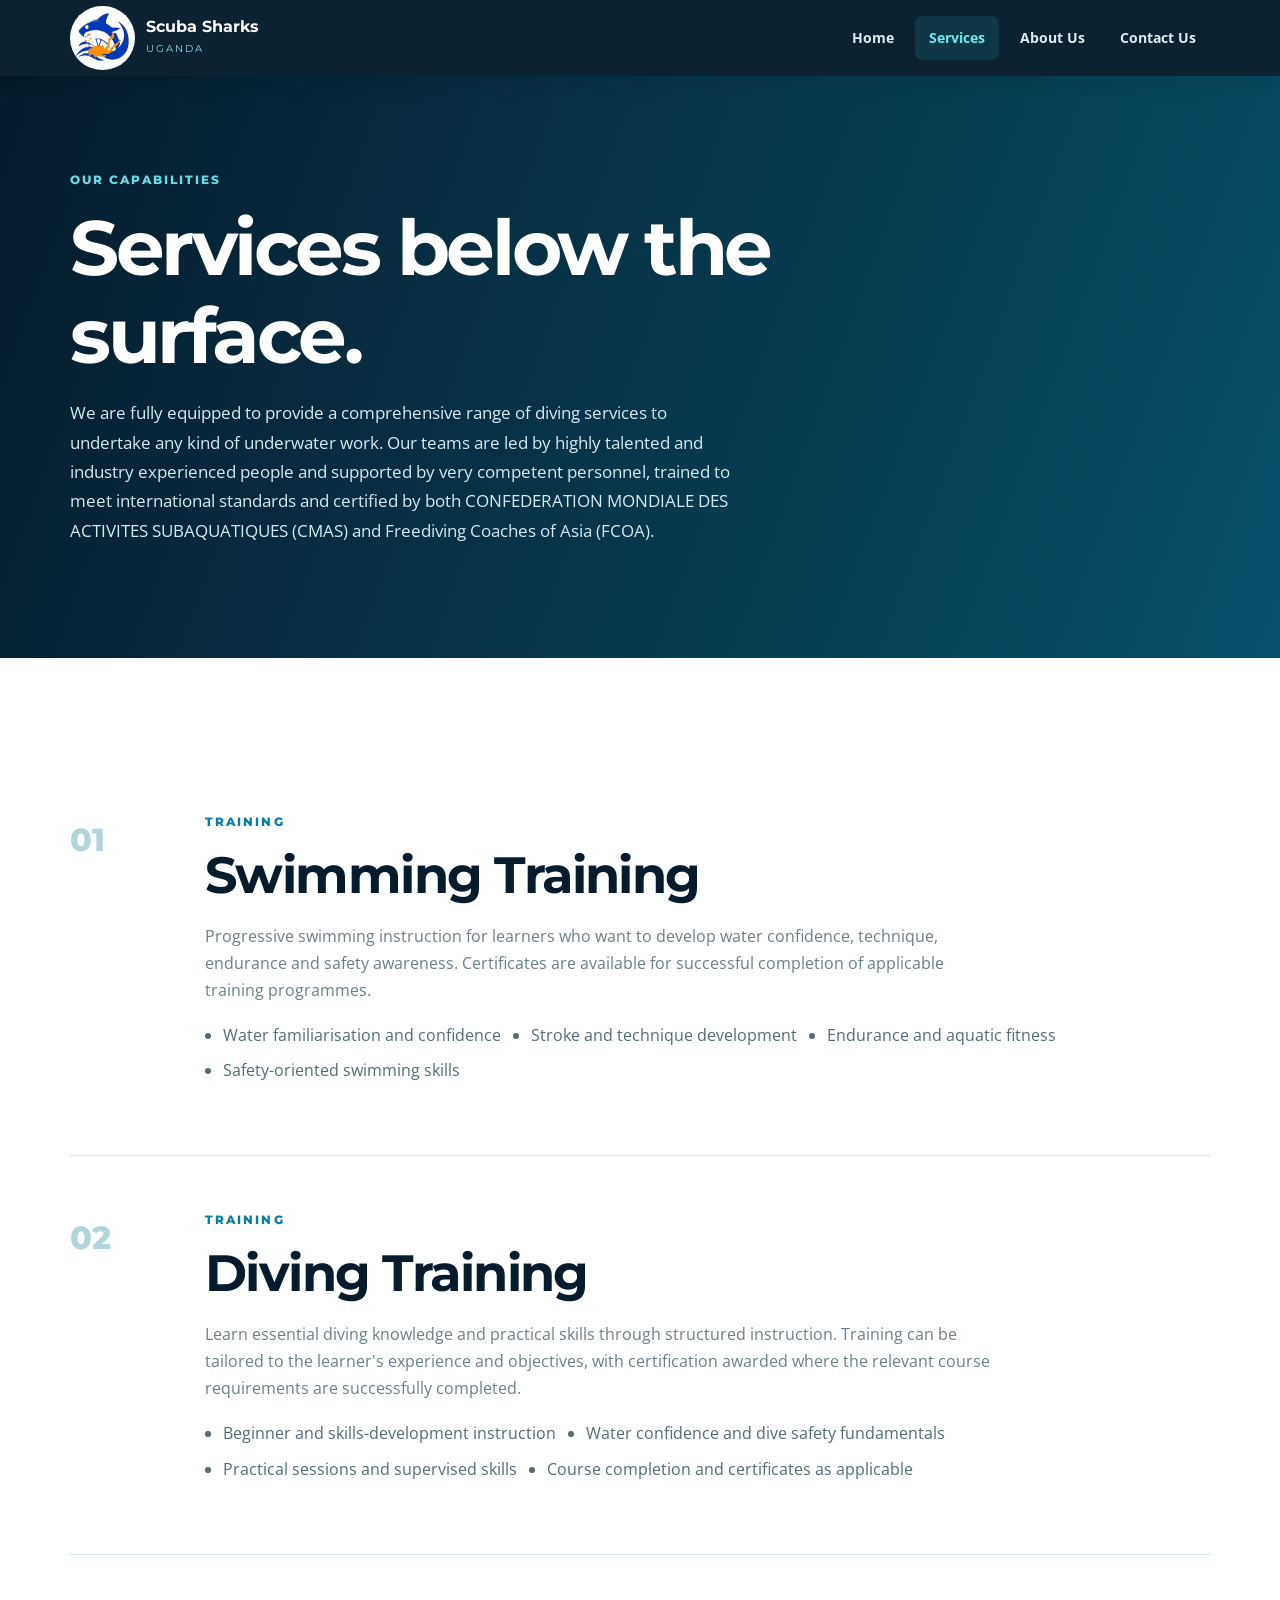
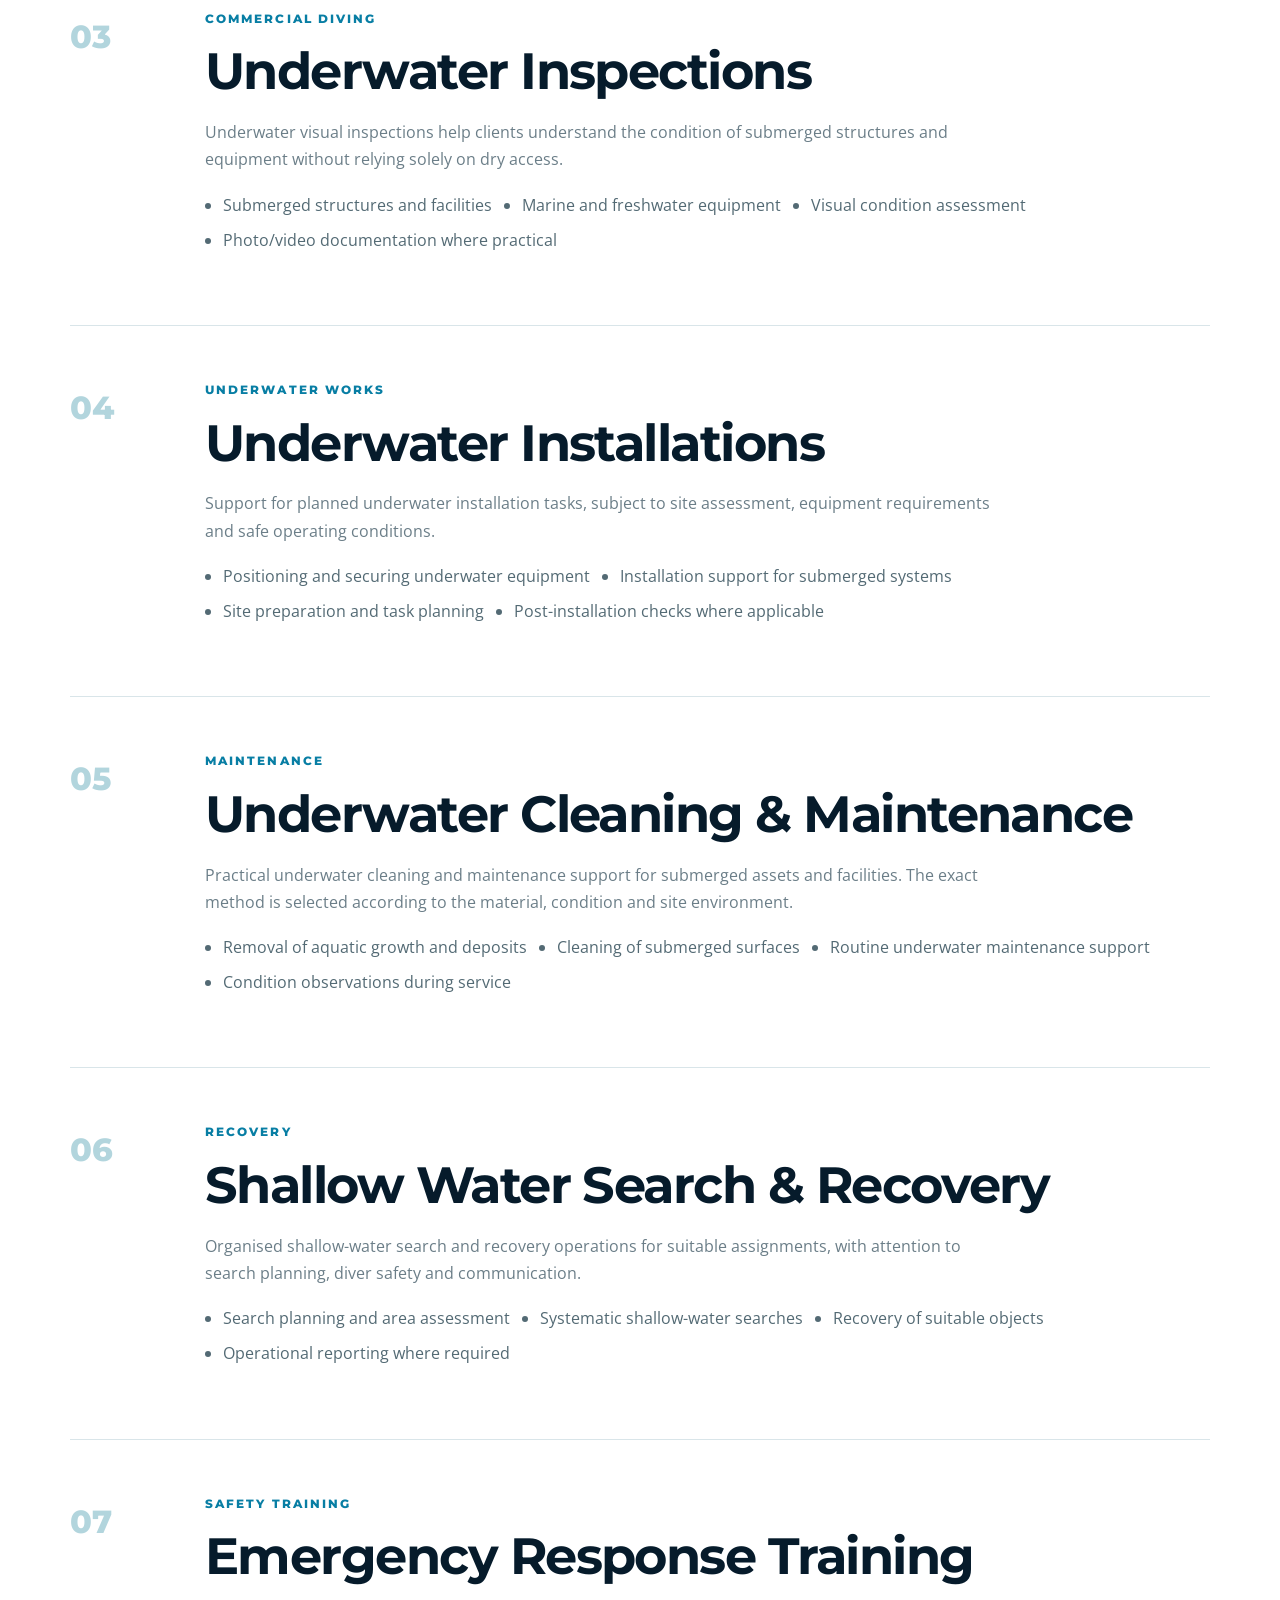
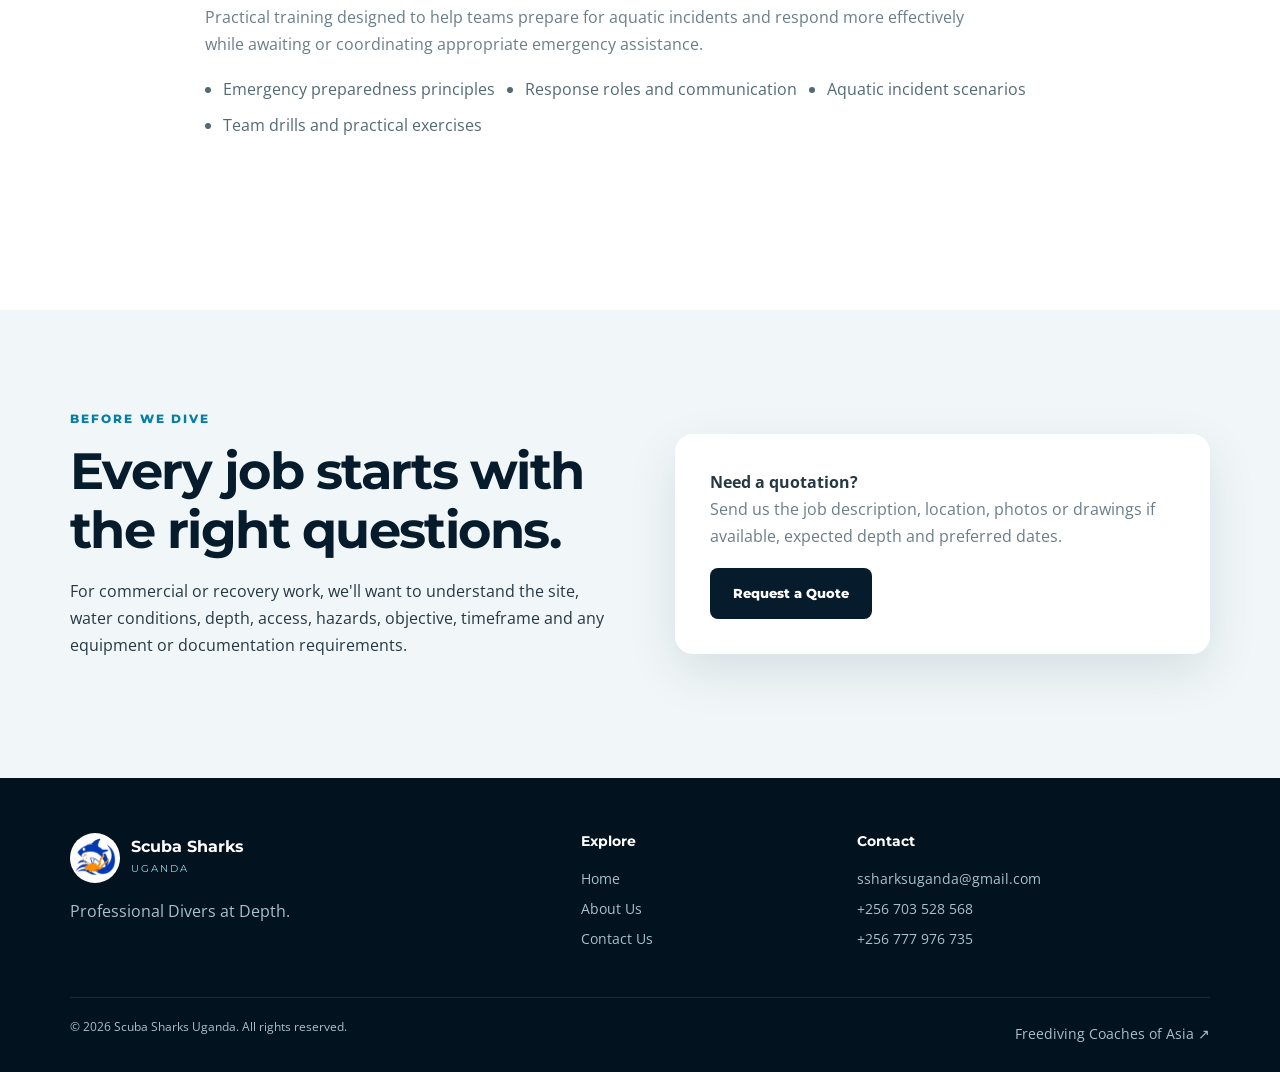
<file: services.html>
<!DOCTYPE html>
<html lang="en">
<head>
  <meta charset="UTF-8">
  <meta name="viewport" content="width=device-width, initial-scale=1.0">
  <!-- Primary Meta Tags -->
  <title>Services | Scuba Sharks Uganda</title>
  <meta name="description" content="Scuba Sharks Uganda services: diving training, swimming training, underwater inspections, installations, cleaning, maintenance, search and recovery, and emergency response training.">
  <meta name="keywords" content="scuba, diving, swimming, diving Uganda, dive center Uganda, scuba sharks, diving courses Kampala, Lake Victoria diving">
  <meta name="author" content="nkwangaozilronie@gmail.com">

  <!-- Open Graph / Social Media Meta Tags -->
  <meta property="og:type" content="website">
  <meta property="og:title" content="Services | Scuba Sharks Uganda">
  <meta property="og:description" content="Diving and swimming training, underwater inspections, installations, cleaning, maintenance, search and recovery, and emergency response training in Uganda.">
  <meta property="og:image" content="https://www.scubasharksug.com/images/ssu_logo_001.webp">

  <link rel="canonical" href="https://www.scubasharksug.com/services.html">
  <link rel="preconnect" href="https://fonts.googleapis.com">
  <link rel="preconnect" href="https://fonts.gstatic.com" crossorigin>
  <link href="https://fonts.googleapis.com/css2?family=Montserrat:wght@500;600;700;800&family=Open+Sans:wght@400;600;700&display=swap" rel="stylesheet">
  <link rel="stylesheet" href="css/style.css">
  <link rel="icon" type="image/png" href="favicon.png">
</head>
<body>
<header class="site-header"><nav class="nav container"><a class="brand" href="index.html"><span class="brand-mark" style="height: 4.5em; width: 4.5em; background: white;"><img src="images/ssu_logo_001.webp" alt="SSU Logo" width="54.3em" height="54.3em"/></span><span><strong>Scuba Sharks</strong><small>UGANDA</small></span></a><button class="nav-toggle" aria-label="Open menu">☰</button><div class="nav-links"><a href="index.html">Home</a><a class="active" href="services.html">Services</a><a href="about.html">About Us</a><a href="contact.html">Contact Us</a></div></nav></header>

<main>
  <section class="page-hero"><div class="container"><p class="eyebrow">OUR CAPABILITIES</p><h1>Services below the surface.</h1><p>We are fully equipped to provide a comprehensive range of diving services to undertake any kind of underwater work. Our teams are led by highly talented and industry experienced people and supported by very competent personnel, trained to meet international standards and certified by both CONFEDERATION MONDIALE DES ACTIVITES SUBAQUATIQUES (CMAS) and Freediving Coaches of Asia (FCOA).</p></div></section>

  <section class="section container">
    <div class="service-list">
      <article class="service-detail" id="swimming">
        <div class="number">01</div><div><p class="eyebrow">TRAINING</p><h2>Swimming Training</h2><p>Progressive swimming instruction for learners who want to develop water confidence, technique, endurance and safety awareness. Certificates are available for successful completion of applicable training programmes.</p><ul><li>Water familiarisation and confidence</li><li>Stroke and technique development</li><li>Endurance and aquatic fitness</li><li>Safety-oriented swimming skills</li></ul></div>
      </article>
      <article class="service-detail" id="training">
        <div class="number">02</div><div><p class="eyebrow">TRAINING</p><h2>Diving Training</h2><p>Learn essential diving knowledge and practical skills through structured instruction. Training can be tailored to the learner's experience and objectives, with certification awarded where the relevant course requirements are successfully completed.</p><ul><li>Beginner and skills-development instruction</li><li>Water confidence and dive safety fundamentals</li><li>Practical sessions and supervised skills</li><li>Course completion and certificates as applicable</li></ul></div>
      </article>
      <article class="service-detail" id="inspection">
        <div class="number">03</div><div><p class="eyebrow">COMMERCIAL DIVING</p><h2>Underwater Inspections</h2><p>Underwater visual inspections help clients understand the condition of submerged structures and equipment without relying solely on dry access.</p><ul><li>Submerged structures and facilities</li><li>Marine and freshwater equipment</li><li>Visual condition assessment</li><li>Photo/video documentation where practical</li></ul></div>
      </article>
      <article class="service-detail" id="installation">
        <div class="number">04</div><div><p class="eyebrow">UNDERWATER WORKS</p><h2>Underwater Installations</h2><p>Support for planned underwater installation tasks, subject to site assessment, equipment requirements and safe operating conditions.</p><ul><li>Positioning and securing underwater equipment</li><li>Installation support for submerged systems</li><li>Site preparation and task planning</li><li>Post-installation checks where applicable</li></ul></div>
      </article>
      <article class="service-detail">
        <div class="number">05</div><div><p class="eyebrow">MAINTENANCE</p><h2>Underwater Cleaning &amp; Maintenance</h2><p>Practical underwater cleaning and maintenance support for submerged assets and facilities. The exact method is selected according to the material, condition and site environment.</p><ul><li>Removal of aquatic growth and deposits</li><li>Cleaning of submerged surfaces</li><li>Routine underwater maintenance support</li><li>Condition observations during service</li></ul></div>
      </article>
      <article class="service-detail" id="recovery">
        <div class="number">06</div><div><p class="eyebrow">RECOVERY</p><h2>Shallow Water Search &amp; Recovery</h2><p>Organised shallow-water search and recovery operations for suitable assignments, with attention to search planning, diver safety and communication.</p><ul><li>Search planning and area assessment</li><li>Systematic shallow-water searches</li><li>Recovery of suitable objects</li><li>Operational reporting where required</li></ul></div>
      </article>
      <article class="service-detail">
        <div class="number">07</div><div><p class="eyebrow">SAFETY TRAINING</p><h2>Emergency Response Training</h2><p>Practical training designed to help teams prepare for aquatic incidents and respond more effectively while awaiting or coordinating appropriate emergency assistance.</p><ul><li>Emergency preparedness principles</li><li>Response roles and communication</li><li>Aquatic incident scenarios</li><li>Team drills and practical exercises</li></ul></div>
      </article>
    </div>
  </section>

  <section class="section section-light">
    <div class="container two-col">
      <div><p class="eyebrow">BEFORE WE DIVE</p><h2>Every job starts with the right questions.</h2><p>For commercial or recovery work, we'll want to understand the site, water conditions, depth, access, hazards, objective, timeframe and any equipment or documentation requirements.</p></div>
      <div class="info-box"><strong>Need a quotation?</strong><p>Send us the job description, location, photos or drawings if available, expected depth and preferred dates.</p><a class="btn btn-dark" href="contact.html">Request a Quote</a></div>
    </div>
  </section>
</main>

<footer class="footer"><div class="container footer-grid"><div><a class="brand footer-brand" href="index.html"><span class="brand-mark"  style="height: 3.5em; width: 3.5em; background: white;"><img src="images/ssu_logo_001.webp" alt="SSU Logo" width="41.3em" height="41.3em"/></span><span><strong>Scuba Sharks</strong><small>UGANDA</small></span></a><p>Professional Divers at Depth.</p></div><div><h4>Explore</h4><a href="index.html">Home</a><a href="about.html">About Us</a><a href="contact.html">Contact Us</a></div><div><h4>Contact</h4><a href="mailto:ssharksuganda@gmail.com">ssharksuganda@gmail.com</a><a href="tel:+256703528568">+256 703 528 568</a><a href="tel:+256777976735">+256 777 976 735</a></div></div><div class="footer-bottom container"><span>© 2026 Scuba Sharks Uganda. All rights reserved.</span><a href="https://www.fcoa.online" target="_blank" rel="noopener">Freediving Coaches of Asia ↗</a></div></footer>
<script src="js/script.js"></script>
</body>
</html>
</file>
<file: css/style.css>
:root{--navy:#061b2b;--deep:#08283d;--blue:#087ea4;--cyan:#20c4d9;--white:#fff;--mist:#f1f7f9;--text:#263843;--muted:#6b7e88;--line:#d9e5e9;--shadow:0 18px 50px rgba(4,32,48,.11);--radius:18px}
*{box-sizing:border-box}html{scroll-behavior:smooth}body{margin:0;color:var(--text);font-family:"Open Sans",Arial,sans-serif;line-height:1.7;background:#fff}h1,h2,h3,h4{font-family:Montserrat,Arial,sans-serif;line-height:1.15;color:var(--navy);margin:0 0 18px}h1{font-size:clamp(2.7rem,6vw,5.4rem);letter-spacing:-.045em}h2{font-size:clamp(2rem,4vw,3.2rem);letter-spacing:-.03em}h3{font-size:1.2rem}p{margin:0 0 18px}.container{width:min(1140px,calc(100% - 40px));margin:auto}.site-header{position:sticky;top:0;z-index:50;background:rgba(6,27,43,.97);box-shadow:0 4px 25px rgba(0,0,0,.12)}.nav{height:76px;display:flex;align-items:center;justify-content:space-between}.brand{display:flex;align-items:center;gap:11px;color:#fff;text-decoration:none;font-family:Montserrat}.brand strong,.brand small{display:block}.brand strong{font-size:1rem;line-height:1}.brand small{font-size:.62rem;letter-spacing:.2em;color:#8cd9e6;margin-top:5px}.brand-mark{width:42px;height:42px;border-radius:50%;display:grid;place-items:center;background:linear-gradient(135deg,var(--cyan),#047094);font-weight:800;font-size:.9rem}.nav-links{display:flex;gap:7px}.nav-links a{color:#d9edf2;text-decoration:none;padding:10px 14px;border-radius:8px;font-weight:700;font-size:.9rem}.nav-links a:hover,.nav-links a.active{background:rgba(32,196,217,.13);color:#6ee5f0}.nav-toggle{display:none;background:none;border:0;color:#fff;font-size:1.7rem}.hero{min-height:690px;position:relative;background:linear-gradient(90deg,rgba(3,24,38,.94),rgba(3,35,51,.66),rgba(3,35,51,.22)),url("hero.jpg") center/cover;display:flex;align-items:center}.hero-content{position:relative;color:#fff;padding:90px 0}.hero h1{color:#fff;max-width:760px}.hero h1 span{color:#65e0eb}.hero-text{font-size:1.2rem;max-width:650px;color:#d7edf1}.eyebrow{font-family:Montserrat;font-size:.72rem;font-weight:800;letter-spacing:.18em;color:var(--blue);margin-bottom:13px}.hero .eyebrow,.page-hero .eyebrow{color:#66dce7}.hero-actions{display:flex;gap:12px;flex-wrap:wrap;margin-top:28px}.btn{display:inline-flex;align-items:center;justify-content:center;min-height:48px;padding:12px 21px;border-radius:8px;text-decoration:none;font-family:Montserrat;font-weight:800;font-size:.83rem;border:2px solid transparent;cursor:pointer}.btn-primary{background:var(--cyan);color:var(--navy)}.btn-primary:hover{transform:translateY(-2px)}.btn-outline{border-color:#9ceaf0;color:#fff}.btn-outline:hover{background:#fff;color:var(--navy)}.btn-dark{background:var(--navy);color:#fff}.btn-outline-dark{border-color:var(--navy);color:var(--navy)}.trust-strip{background:var(--cyan);color:var(--navy)}.trust-grid{display:grid;grid-template-columns:repeat(4,1fr)}.trust-grid div{padding:25px 18px;border-right:1px solid rgba(0,30,45,.14)}.trust-grid div:last-child{border:0}.trust-grid strong,.trust-grid span{display:block}.trust-grid strong{font-family:Montserrat}.trust-grid span{font-size:.8rem}.section{padding:100px 0}.section-heading{max-width:730px;margin-bottom:45px}.section-heading>p:last-child{color:var(--muted);font-size:1.05rem}.cards{display:grid;grid-template-columns:repeat(4,1fr);gap:18px}.card{padding:28px;background:#fff;border:1px solid var(--line);border-radius:var(--radius);box-shadow:var(--shadow)}.card p{color:var(--muted);font-size:.92rem}.card a{color:var(--blue);font-weight:800;text-decoration:none;font-size:.85rem}.icon{width:48px;height:48px;border-radius:13px;background:#e7f8fa;color:var(--blue);display:grid;place-items:center;font-size:1.5rem;margin-bottom:22px}.image-band{padding-bottom:100px}.photo-placeholder{min-height:380px;border-radius:var(--radius);border:2px dashed #9db6bf;background:linear-gradient(135deg,#dcecef,#f5fafb);display:flex;align-items:center;justify-content:center;text-align:center;flex-direction:column;padding:30px;color:#52707b}.photo-placeholder span{font-family:Montserrat;font-weight:800;font-size:.75rem;letter-spacing:.18em;color:var(--blue)}.photo-placeholder strong{font-family:Montserrat;color:var(--navy);font-size:1.25rem;margin:8px 0}.photo-placeholder small{color:#6e858d}.photo-placeholder.tall{min-height:500px}.section-dark{background:var(--navy);color:#d3e6eb}.section-dark h2{color:#fff}.section-dark .eyebrow{color:#64dbe7}.two-col{display:grid;grid-template-columns:1fr 1fr;gap:70px;align-items:center}.check-list{display:grid;gap:12px}.check-list div{background:rgba(255,255,255,.06);border:1px solid rgba(255,255,255,.1);padding:16px 18px;border-radius:10px;color:#e4f3f5}.cta{text-align:center;max-width:780px}.cta p{color:var(--muted)}.footer{background:#03121f;color:#a8c2ca;padding:55px 0 20px}.footer .brand{margin-bottom:15px}.footer-grid{display:grid;grid-template-columns:2fr 1fr 1.5fr;gap:40px}.footer h4{color:#fff;font-size:.9rem}.footer a:not(.brand){display:block;color:#a8c2ca;text-decoration:none;margin:6px 0;font-size:.88rem}.footer a:hover{color:#64dbe7}.footer-bottom{border-top:1px solid rgba(255,255,255,.1);margin-top:40px;padding-top:18px;display:flex;justify-content:space-between;gap:20px;font-size:.78rem}.page-hero{background:linear-gradient(110deg,#061b2b,#07516a);color:#d5ebef;padding:95px 0}.page-hero h1{color:#fff;max-width:800px}.page-hero p:last-child{max-width:680px;font-size:1.08rem}.service-list{display:grid;gap:0}.service-detail{display:grid;grid-template-columns:100px 1fr;gap:35px;padding:55px 0;border-bottom:1px solid var(--line)}.service-detail:last-child{border:0}.service-detail .number{font-family:Montserrat;font-size:2rem;font-weight:800;color:#b2d5dd}.service-detail p:not(.eyebrow){color:var(--muted);max-width:800px}.service-detail ul{display:flex;flex-wrap:wrap;gap:8px 30px;padding-left:18px;color:#536a74}.service-detail li{min-width:240px}.section-light{background:var(--mist)}.info-box{background:#fff;padding:35px;border-radius:var(--radius);box-shadow:var(--shadow)}.info-box p{color:var(--muted)}.about-intro{align-items:start}.values{grid-template-columns:repeat(4,1fr)}.dark-card{background:rgba(255,255,255,.05);border-color:rgba(255,255,255,.1);box-shadow:none}.dark-card h3{color:#fff}.dark-card p{color:#b7d0d7}.location-card{display:grid;grid-template-columns:1fr 1fr;gap:30px;background:var(--mist);border-radius:var(--radius);padding:35px}.location-card div{display:grid;gap:4px}.location-card strong{font-family:Montserrat;color:var(--navy)}.location-card span{color:var(--muted)}.contact-grid{display:grid;grid-template-columns:.85fr 1.15fr;gap:70px;align-items:start}.contact-item{display:flex;gap:15px;margin:25px 0}.contact-icon{width:44px;height:44px;border-radius:10px;background:#e5f7fa;color:var(--blue);display:grid;place-items:center;flex:none}.contact-item strong,.contact-item span,.contact-item a{display:block}.contact-item strong{font-family:Montserrat;color:var(--navy);font-size:.88rem}.contact-item a,.contact-item span{color:var(--muted);text-decoration:none}.contact-form{background:var(--mist);padding:38px;border-radius:var(--radius)}label{display:block;font-family:Montserrat;font-weight:700;font-size:.78rem;color:var(--navy);margin:15px 0 7px}input,select,textarea{width:100%;padding:13px 14px;border:1px solid #cbdce1;border-radius:8px;background:#fff;font:inherit;color:var(--text)}textarea{resize:vertical}.form-note{display:block;color:var(--muted);margin-top:12px}.contact-form .btn{margin-top:20px;width:100%}
@media(max-width:900px){.cards,.values{grid-template-columns:repeat(2,1fr)}.trust-grid{grid-template-columns:repeat(2,1fr)}.two-col,.contact-grid{grid-template-columns:1fr;gap:40px}.footer-grid{grid-template-columns:1fr 1fr}.hero{min-height:620px}}
@media(max-width:680px){.container{width:min(100% - 28px,1140px)}.nav{height:68px}.nav-toggle{display:block}.nav-links{display:none;position:absolute;top:68px;left:0;right:0;background:var(--navy);padding:12px 14px 20px;flex-direction:column}.nav-links.open{display:flex}.nav-links a{padding:12px}.hero{min-height:590px}.hero-content{padding:60px 0}.cards,.values,.trust-grid,.footer-grid{grid-template-columns:1fr}.trust-grid div{border-right:0;border-bottom:1px solid rgba(0,30,45,.14)}.section{padding:70px 0}.image-band{padding-bottom:70px}.photo-placeholder{min-height:280px}.service-detail{grid-template-columns:1fr;gap:8px;padding:40px 0}.service-detail .number{font-size:1.3rem}.service-detail li{min-width:0}.footer-bottom{flex-direction:column}.location-card{grid-template-columns:1fr}.contact-form{padding:25px}}
</file>
